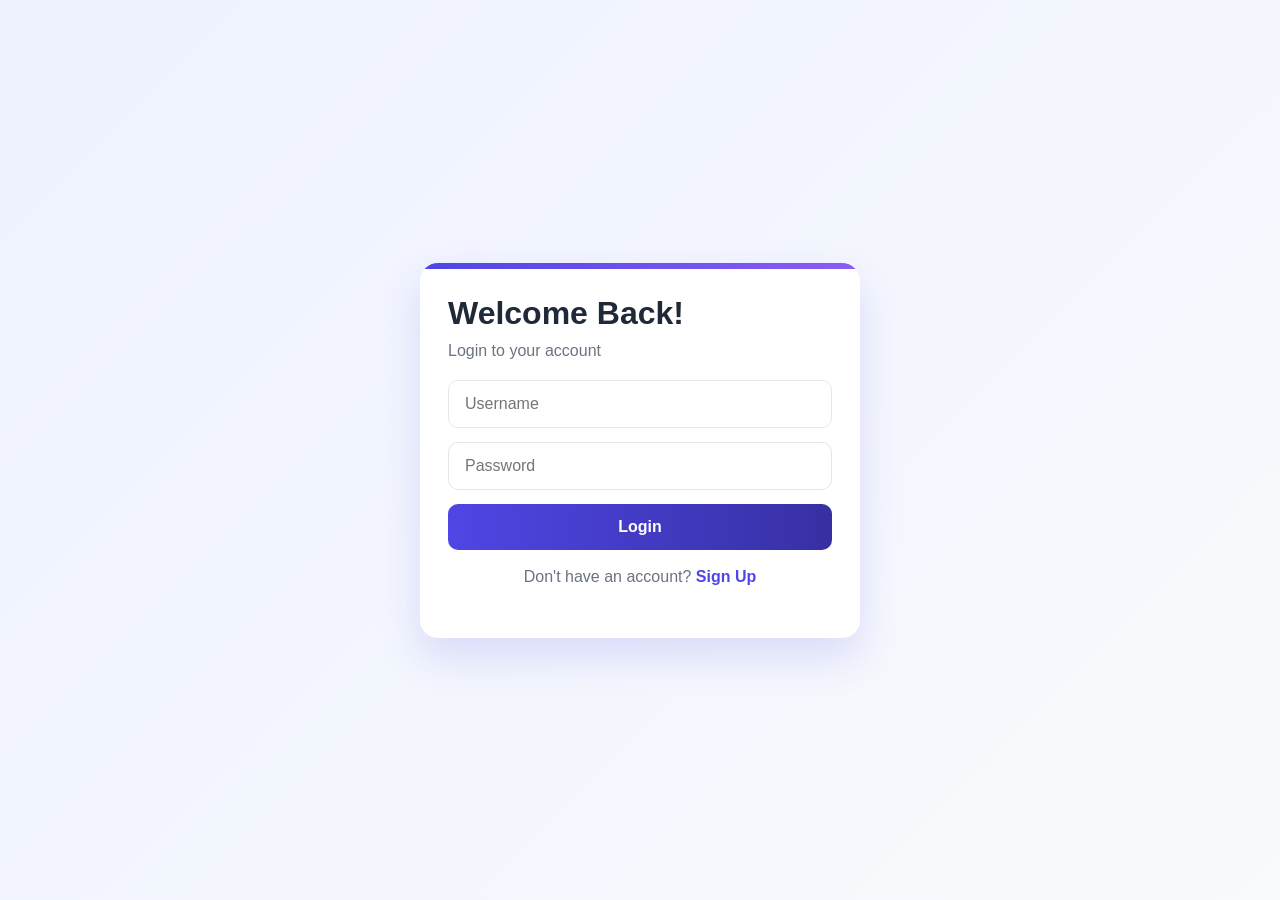
<file: Application/index.html>
<!DOCTYPE html>
<html lang="en">
<head>
    <meta charset="UTF-8">
    <meta name="viewport" content="width=device-width, initial-scale=1.0">
    <title>Login & Sign Up</title>
    <link rel="stylesheet" href="style.css">
</head>
<body>
    <div class="container">
        <div id="loginForm" class="form-panel active">
            <h1>Welcome Back!</h1>
            <p>Login to your account</p>

            <input type="text" id="loginUsername" placeholder="Username">
            <input type="password" id="loginPassword" placeholder="Password">

            <button type="button" onclick="login()">Login</button>

            <p class="switch">
                Don't have an account?
                <span onclick="showSignup()">Sign Up</span>
            </p>
        </div>

        <div id="signupForm" class="form-panel">
            <h1>Create Account</h1>
            <p>Sign up to get started</p>

            <input type="text" id="name" placeholder="Full Name">
            <input type="text" id="signupUsername" placeholder="Username">
            <input type="email" id="email" placeholder="Email">
            <input type="password" id="signupPassword" placeholder="Password">

            <button type="button" onclick="signup()">Sign Up</button>

            <p class="switch">
                Already have an account?
                <span onclick="showLogin()">Login</span>
            </p>
        </div>
    </div>

    <script src="script.js"></script>
</body>
</html>
</file>
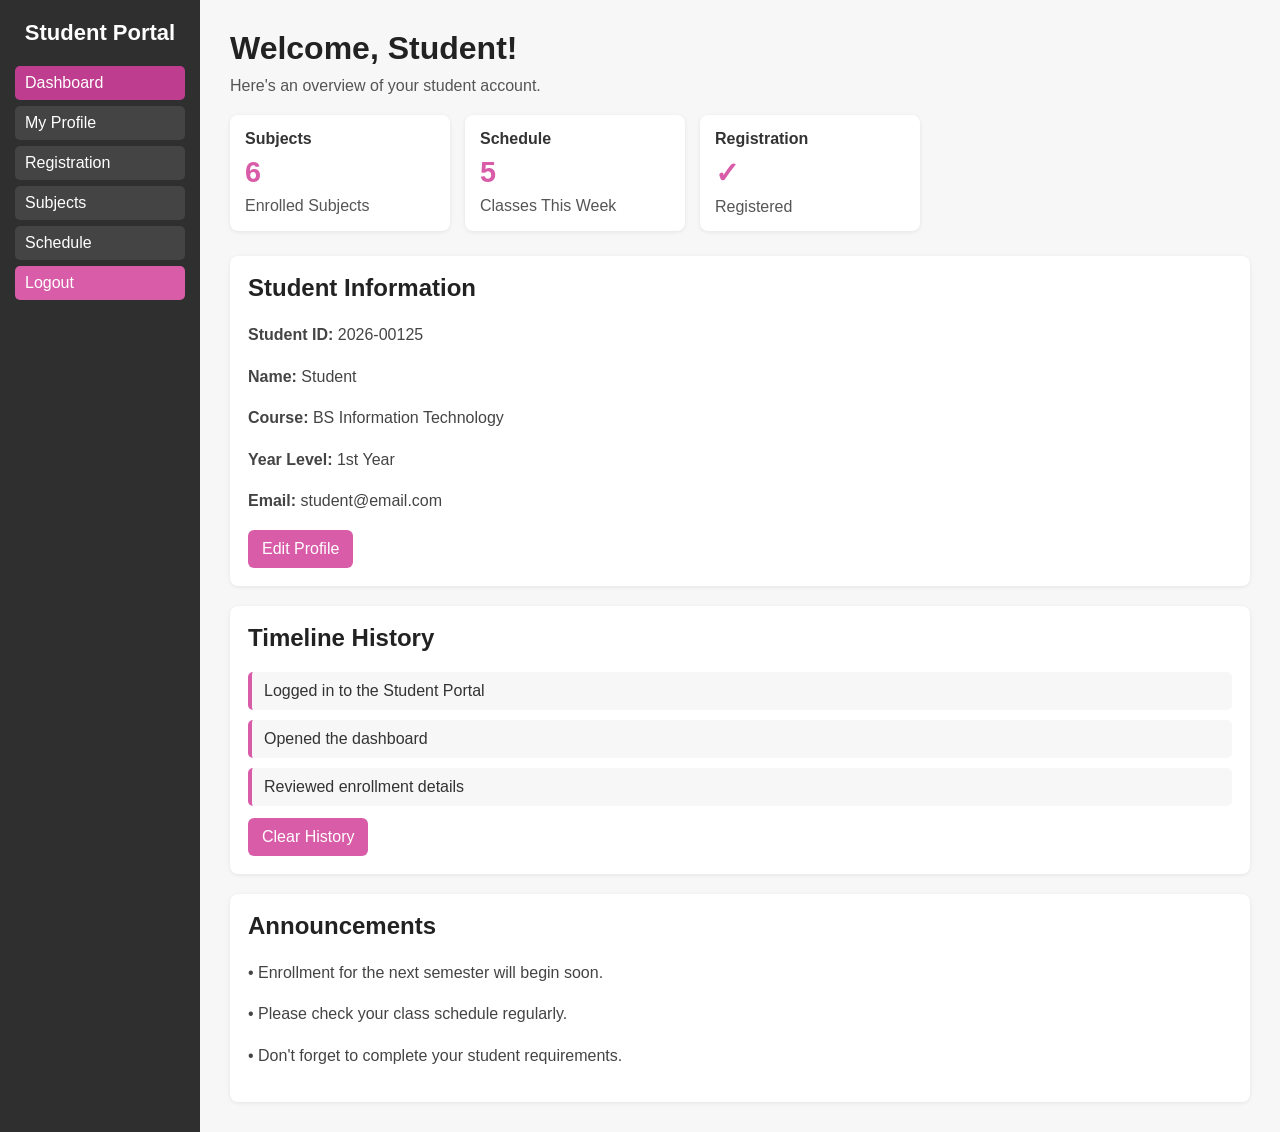
<file: Application/pages/dashboard.html>
<!DOCTYPE html>
<html>
<head>
    <title>Student Dashboard</title>
    <link rel="stylesheet" href="../styles/dashboard.css">
</head>

<body>

    <div class="sidebar">
        <h2>Student Portal</h2>

        <a href="dashboard.html" class="active">Dashboard</a>
        <a href="profile.html">My Profile</a>
        <a href="student-registration-form.html">Registration</a>
        <a href="subjects.html">Subjects</a>
        <a href="schedule.html">Schedule</a>

        <a href="login.html" class="logout" onclick="logout()">Logout</a>
    </div>

    <div class="main">

        <h1 id="dashboardGreeting">Welcome, Student!</h1>
        <p>Here's an overview of your student account.</p>

        <div class="cards">

            <a class="card" href="subjects.html">
                <h3>Subjects</h3>
                <h2>6</h2>
                <p>Enrolled Subjects</p>
            </a>

            <a class="card" href="schedule.html">
                <h3>Schedule</h3>
                <h2>5</h2>
                <p>Classes This Week</p>
            </a>

            <a class="card" href="student-registration-form.html">
                <h3>Registration</h3>
                <h2>✓</h2>
                <p>Registered</p>
            </a>

        </div>

        <div class="profile">

            <h2>Student Information</h2>

            <p><b>Student ID:</b> 2026-00125</p>
            <p><b>Name:</b> <span id="studentName">Student</span></p>
            <p><b>Course:</b> BS Information Technology</p>
            <p><b>Year Level:</b> 1st Year</p>
            <p><b>Email:</b> student@email.com</p>

            <a class="button" href="profile.html">Edit Profile</a>

        </div>

        <div class="timeline-history">
            <h2>Timeline History</h2>
            <div id="timelineList" class="timeline-list"></div>
            <button type="button" onclick="clearTimelineHistory()">Clear History</button>
        </div>

        <div class="announcements">

            <h2>Announcements</h2>

            <p>• Enrollment for the next semester will begin soon.</p>
            <p>• Please check your class schedule regularly.</p>
            <p>• Don't forget to complete your student requirements.</p>

        </div>

    </div>

    <script>
        const TIMELINE_HISTORY_KEY = "timelineHistory";

        function getTimelineHistory() {
            try {
                return JSON.parse(localStorage.getItem(TIMELINE_HISTORY_KEY) || "[]");
            } catch {
                return [];
            }
        }

        function renderTimelineHistory() {
            const timelineList = document.getElementById("timelineList");
            if (!timelineList) return;

            const history = getTimelineHistory();

            if (!history.length) {
                timelineList.innerHTML = "<p class='empty-history'>No recent timeline activity.</p>";
                return;
            }

            timelineList.innerHTML = history
                .map(item => `<div class="timeline-item">${item}</div>`)
                .join("");
        }

        function clearTimelineHistory() {
            localStorage.removeItem(TIMELINE_HISTORY_KEY);
            localStorage.removeItem("studentUser");
            localStorage.removeItem("studentProfile");
            renderTimelineHistory();
        }

        function logout() {
            localStorage.removeItem("studentUser");
            localStorage.removeItem("studentProfile");
            localStorage.removeItem(TIMELINE_HISTORY_KEY);
        }

        window.addEventListener("DOMContentLoaded", () => {
            const greeting = document.getElementById("dashboardGreeting");
            try {
                const user = JSON.parse(localStorage.getItem("studentUser") || "null");
                const profile = JSON.parse(localStorage.getItem("studentProfile") || "null");
                const name = profile?.name || user?.name || user?.username || "Student";
                greeting.textContent = `Welcome, ${name}!`;
                document.getElementById("studentName").textContent = name;
            } catch {
                greeting.textContent = "Welcome, Student!";
                document.getElementById("studentName").textContent = "Student";
            }

            const savedHistory = getTimelineHistory();
            if (!savedHistory.length) {
                localStorage.setItem(TIMELINE_HISTORY_KEY, JSON.stringify([
                    "Logged in to the Student Portal",
                    "Opened the dashboard",
                    "Reviewed enrollment details"
                ]));
            }
            renderTimelineHistory();
        });
    </script>

</body>
</html>
</file>
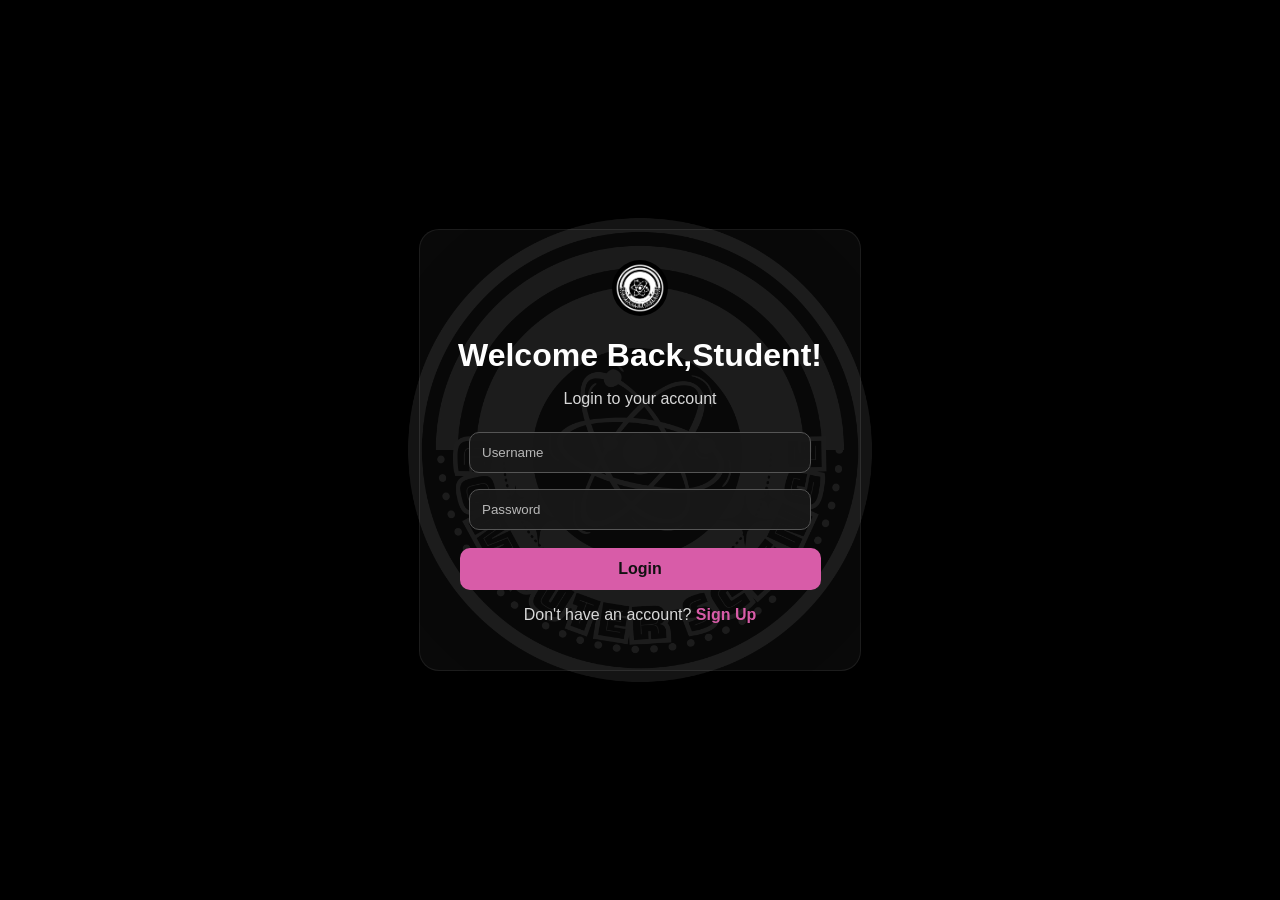
<file: Application/pages/login.html>
<!DOCTYPE html>
<html lang="en">
<head>
    <meta charset="UTF-8">
    <meta name="viewport" content="width=device-width, initial-scale=1.0">
    <title>Login & Sign Up</title>
    <link rel="stylesheet" href="../styles/login.css">
</head>
<body>
    <div class="container">
        <div class="brand" aria-label="School logo">
            <img src="../assets/logo/school-logo.jpeg" alt="School logo">
        </div>

        <div id="loginForm" class="form-panel active">
            <h1>Welcome Back,Student!</h1>
            <p>Login to your account</p>

            <input type="text" id="loginUsername" placeholder="Username">
            <input type="password" id="loginPassword" placeholder="Password">

            <button type="button" onclick="login()">Login</button>

            <p class="switch">
                Don't have an account?
                <span id="showSignupLink" onclick="showSignup()">Sign Up</span>
            </p>
        </div>

        <div id="signupForm" class="form-panel">
            <h1>Create Account</h1>
            <p>Sign up to get started</p>

            <input type="text" id="name" placeholder="Full Name">
            <input type="text" id="signupUsername" placeholder="Username">
            <input type="email" id="email" placeholder="Email">
            <input type="password" id="signupPassword" placeholder="Password">

            <button type="button" onclick="signup()">Sign Up</button>

            <p class="switch">
                Already have an account?
                <span id="showLoginLink" onclick="showLogin()">Login</span>
            </p>
        </div>
    </div>

    <script src="login.js"></script>
</body>
</html>
</file>
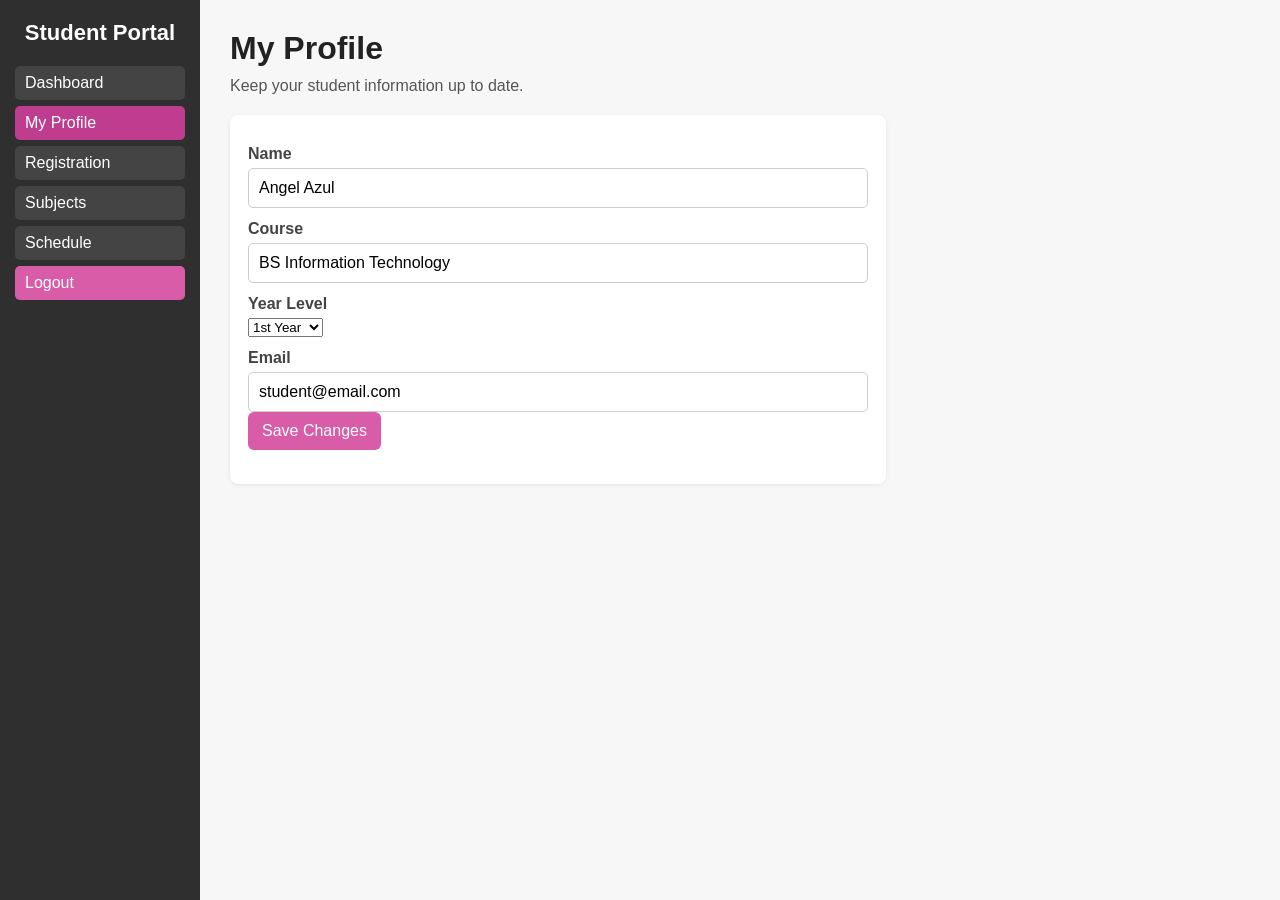
<file: Application/pages/profile.html>
<!DOCTYPE html>
<html lang="en">
<head>
    <meta charset="UTF-8">
    <meta name="viewport" content="width=device-width, initial-scale=1.0">
    <title>My Profile</title>
    <link rel="stylesheet" href="../styles/dashboard.css">
    <script src="student-data.js"></script>
</head>
<body>
    <div class="sidebar">
        <h2>Student Portal</h2>
        <a href="dashboard.html">Dashboard</a>
        <a href="profile.html" class="active">My Profile</a>
        <a href="student-registration-form.html">Registration</a>
        <a href="subjects.html">Subjects</a>
        <a href="schedule.html">Schedule</a>
        <a href="login.html" class="logout" onclick="logout()">Logout</a>
    </div>
    <main class="main">
        <h1>My Profile</h1>
        <p>Keep your student information up to date.</p>
        <form class="profile profile-form" id="profile-form">
            <label for="profile-name">Name</label>
            <input id="profile-name" type="text" required>
            <label for="profile-course">Course</label>
            <input id="profile-course" type="text" required>
            <label for="profile-year">Year Level</label>
            <select id="profile-year" required>
                <option value="1st Year">1st Year</option>
                <option value="2nd Year">2nd Year</option>
                <option value="3rd Year">3rd Year</option>
                <option value="4th Year">4th Year</option>
            </select>
            <label for="profile-email">Email</label>
            <input id="profile-email" type="email" required>
            <button type="submit">Save Changes</button>
            <p id="profile-status" class="status" role="status"></p>
        </form>
    </main>
    <script>
        const profileForm = document.getElementById("profile-form");
        const profile = getStudentProfile();

        document.getElementById("profile-name").value = profile.name;
        document.getElementById("profile-course").value = profile.course;
        document.getElementById("profile-year").value = profile.year;
        document.getElementById("profile-email").value = profile.email;

        profileForm.addEventListener("submit", function (event) {
            event.preventDefault();
            localStorage.setItem("studentProfile", JSON.stringify({
                name: document.getElementById("profile-name").value.trim(),
                course: document.getElementById("profile-course").value.trim(),
                year: document.getElementById("profile-year").value.trim(),
                email: document.getElementById("profile-email").value.trim()
            }));
            document.getElementById("profile-status").textContent = "Profile saved successfully.";
        });

        function logout() {
            localStorage.removeItem("studentUser");
        }
    </script>
</body>
</html>
</file>
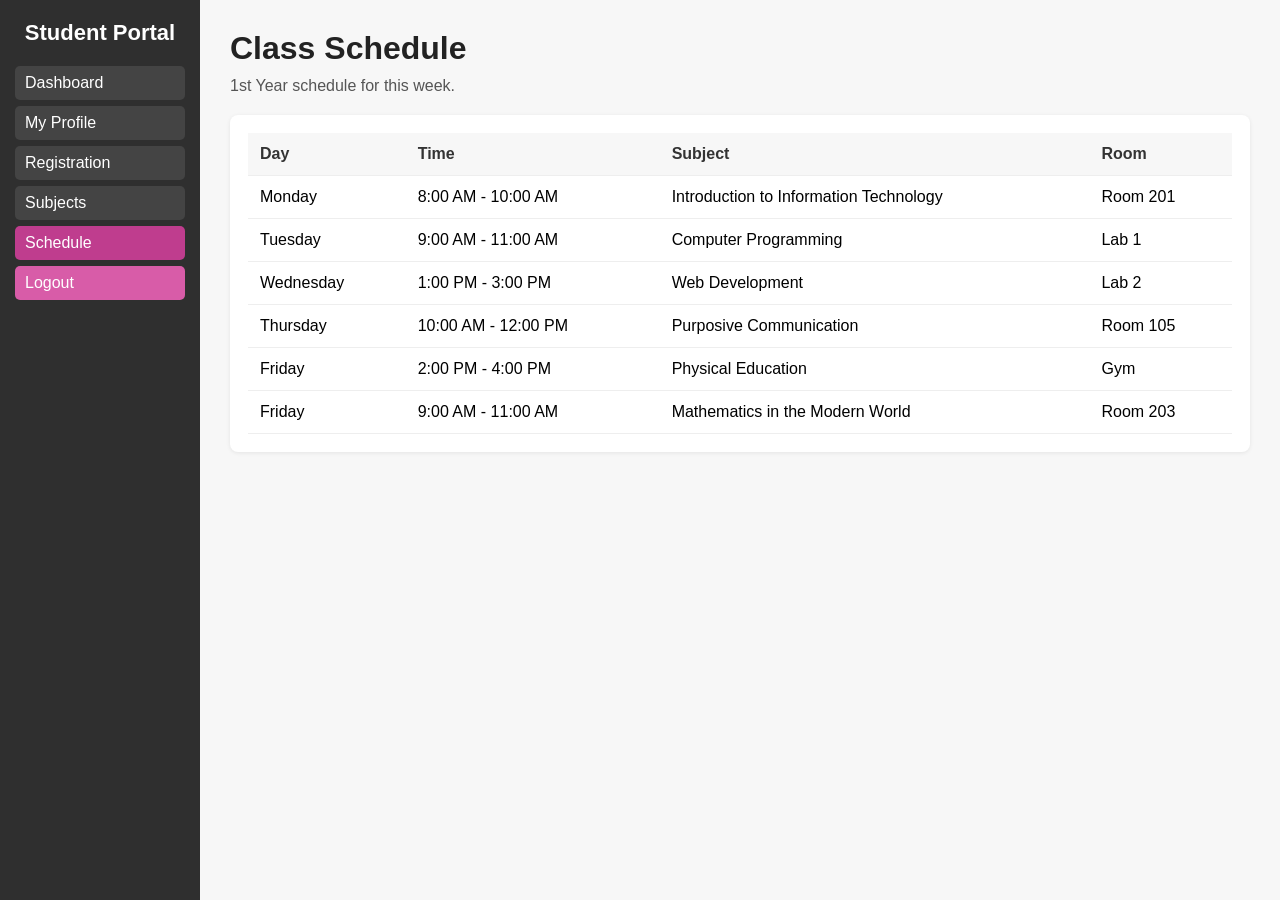
<file: Application/pages/schedule.html>
<!DOCTYPE html>
<html lang="en">
<head>
    <meta charset="UTF-8">
    <meta name="viewport" content="width=device-width, initial-scale=1.0">
    <title>Class Schedule</title>
    <link rel="stylesheet" href="../styles/dashboard.css">
    <script src="student-data.js"></script>
</head>
<body>
    <div class="sidebar">
        <h2>Student Portal</h2>
        <a href="dashboard.html">Dashboard</a>
        <a href="profile.html">My Profile</a>
        <a href="student-registration-form.html">Registration</a>
        <a href="subjects.html">Subjects</a>
        <a href="schedule.html" class="active">Schedule</a>
        <a href="login.html" class="logout" onclick="logout()">Logout</a>
    </div>
    <main class="main">
        <h1>Class Schedule</h1>
        <p id="year-label">Your classes for this week.</p>
        <section class="table-panel">
            <table>
                <thead><tr><th>Day</th><th>Time</th><th>Subject</th><th>Room</th></tr></thead>
                <tbody id="schedule-list"></tbody>
            </table>
        </section>
    </main>
    <script>
        const scheduleProfile = getStudentProfile();
        const scheduleList = document.getElementById("schedule-list");
        document.getElementById("year-label").textContent = `${scheduleProfile.year} schedule for this week.`;

        getCurrentSubjects().forEach((subject) => {
            const row = document.createElement("tr");
            [subject.day, subject.time, subject.name, subject.room].forEach((value) => {
                const cell = document.createElement("td");
                cell.textContent = value;
                row.appendChild(cell);
            });
            scheduleList.appendChild(row);
        });

        function logout() { localStorage.removeItem("studentUser"); }
    </script>
</body>
</html>
</file>
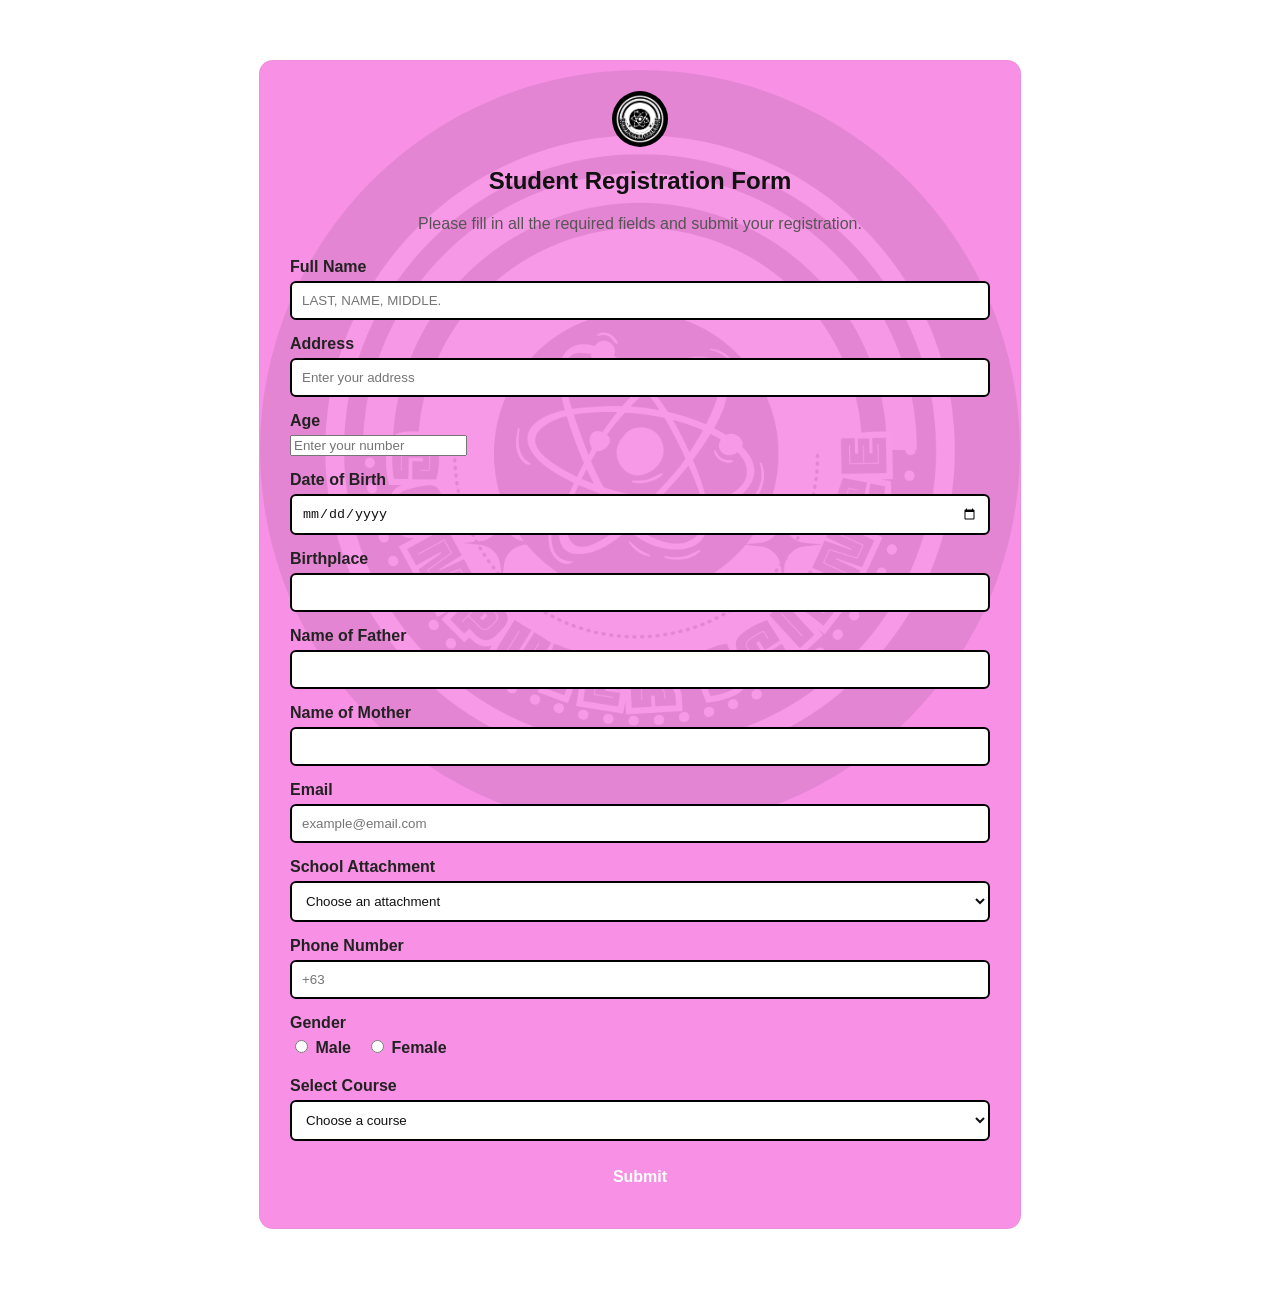
<file: Application/pages/student-registration-form.html>
<!DOCTYPE html>
<html lang="en">
<head>
    <meta charset="UTF-8">
    <meta name="viewport" content="width=device-width, initial-scale=1.0">
    <title>Student Registration Form</title>
    <link rel="stylesheet" href="../styles/registration.css">
</head>
<body>

<div class="form-container">
    <div class="brand" aria-label="School logo">
        <img src="../assets/logo/school-logo.jpeg" alt="School logo">
    </div>
    <h2>Student Registration Form</h2>
    <p class="form-help">Please fill in all the required fields and submit your registration.</p>
    <form id="registration-form">
        
        <div class="form-group">
            <label id="name-label" for="full-name">Full Name</label>
            <input type="text" id="full-name" name="fullName" placeholder="LAST, NAME, MIDDLE." required>
        </div>

        <div class="form-group">
            <label for="address">Address</label>
            <input type="text" id="address" name="address" placeholder="Enter your address" required>
        </div>

        <div class="form-group">
            <label for="age">Age</label>
            <input type="number" id="age" name="age" placeholder="Enter your number" required>
        </div>

        <div class="form-group">
            <label for="dob">Date of Birth</label>
            <input type="date" id="dob" name="dateOfBirth" required>
        </div>

        <div class="form-group">
            <label for="Birthplace">Birthplace</label>
            <input type="text" id="Birthplace" name="birthplace" placeholder="" required>
        </div>

        <div class="form-group">
            <label for="father">Name of Father</label>
            <input type="text" id="father" name="fatherName" required>
        </div>

        <div class="form-group">
            <label for="mother">Name of Mother</label>
            <input type="text" id="mother" name="motherName" required>
        </div>

        <div class="form-group">
            <label for="email">Email</label>
            <input type="email" id="email" name="email" placeholder="example@email.com" required>
        </div>

        <div class="form-group">
            <label for="school">School Attachment</label>
            <select id="school" name="schoolAttachment" required>
                <option value="" disabled selected>Choose an attachment</option>
                <option value="school-id">school ID</option>
                <option value="id-report-card">ID,report card / Form</option>
                <option value="moral-certificate">Good Moral Certificate</option>
                <option value="certificate">Certificate,PSA Birth Certificate</option>
            </select>
        </div>
        <div class="form-group">
            <label for="phone">Phone Number</label>
            <input type="tel" id="phone" name="phone" placeholder="+63" required>
        </div>

        <div class="form-group">
            <label>Gender</label>
            <div class="radio-group">
                <label><input type="radio" name="gender" value="male" required> Male</label>
                <label><input type="radio" name="gender" value="female"> Female</label>
            </div>
        </div>

        <div class="form-group">
            <label for="course">Select Course</label>
            <select id="course" name="course" required>
                <option value="" disabled selected>Choose a course</option>
                <option value="bscs">BS in COMPUTER SCIENCE</option>
                <option value="bsba">BS in BUSINESS ADMINISTRATION</option>
                <option value="bsa">BS in ACCOUNTANCY</option>
                <option value="bsc">BS in CRIMINOLOGY</option>
                <option value="bse">BS in EDUCATION</option>
            </select>
        </div>

        <button type="submit" class="btn-submit">Submit</button>
    </form>
    <p id="success-message" class="success-message" hidden>Registration submitted successfully!</p>
    <pre id="json-output" class="json-output" hidden></pre>
</div>

<script>
    const form = document.getElementById("registration-form");
    const jsonOutput = document.getElementById("json-output");
    const successMessage = document.getElementById("success-message");

    form.addEventListener("submit", function (event) {
        event.preventDefault();

        const registration = {
            fullName: document.getElementById("full-name").value,
            address: document.getElementById("address").value,
            age: Number(document.getElementById("age").value),
            dateOfBirth: document.getElementById("dob").value,
            birthplace: document.getElementById("Birthplace").value,
            fatherName: document.getElementById("father").value,
            motherName: document.getElementById("mother").value,
            email: document.getElementById("email").value,
            schoolAttachment: document.getElementById("school").value,
            phone: document.getElementById("phone").value,
            gender: document.querySelector('input[name="gender"]:checked').value,
            course: document.getElementById("course").value
        };

        const jsonText = JSON.stringify(registration, null, 2);
        jsonOutput.textContent = jsonText;
        jsonOutput.hidden = false;
        successMessage.hidden = false;

        const file = new Blob([jsonText], {
            type: "application/json"
        });
        const downloadLink = document.createElement("a");
        downloadLink.href = URL.createObjectURL(file);
        downloadLink.download = "student-registration.json";
        downloadLink.click();
        URL.revokeObjectURL(downloadLink.href);

        setTimeout(() => {
            window.location.href = "dashboard.html";
        }, 500);
    });
</script>

</body>
</html>
</file>
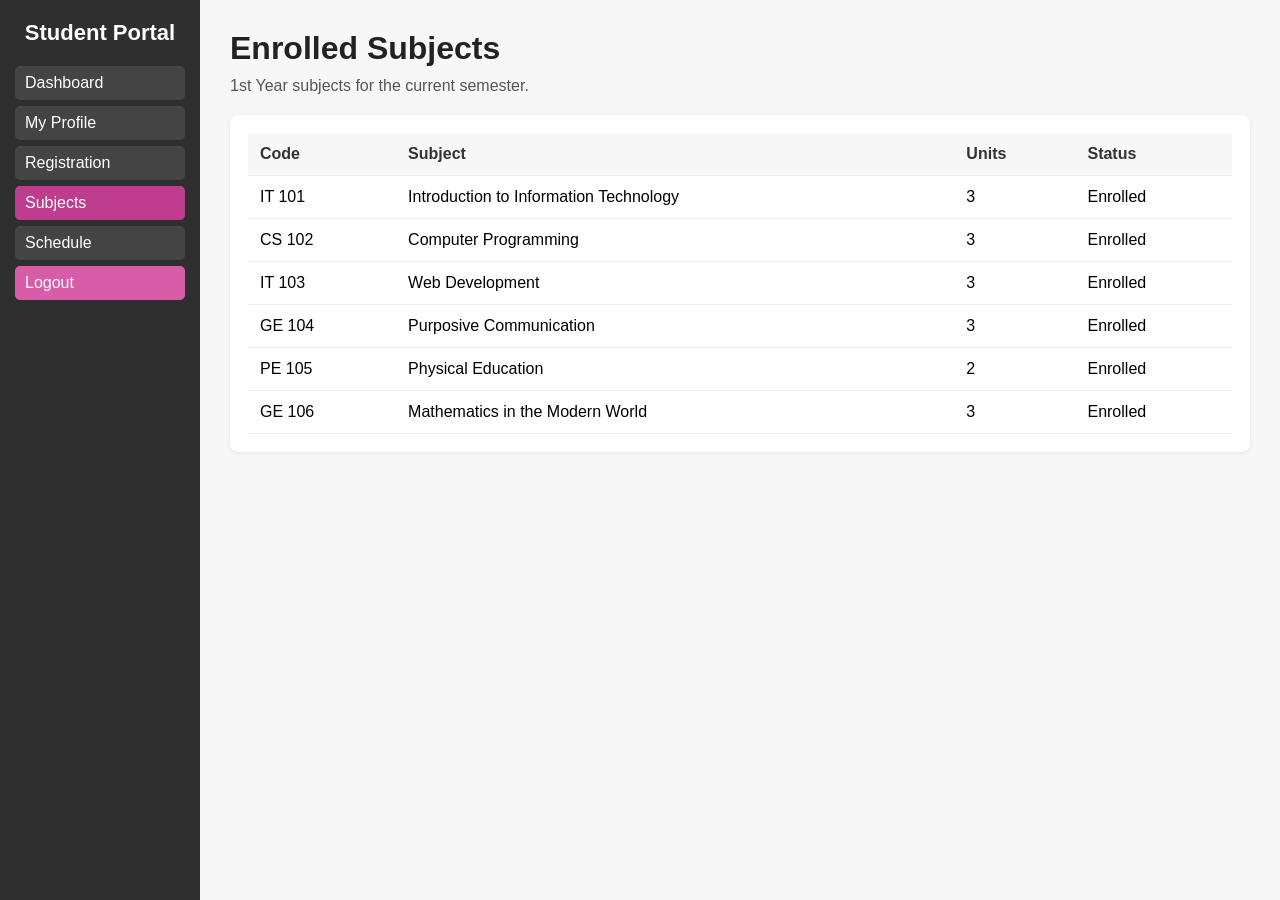
<file: Application/pages/subjects.html>
<!DOCTYPE html>
<html lang="en">
<head>
    <meta charset="UTF-8">
    <meta name="viewport" content="width=device-width, initial-scale=1.0">
    <title>Subjects</title>
    <link rel="stylesheet" href="../styles/dashboard.css">
    <script src="student-data.js"></script>
</head>
<body>
    <div class="sidebar">
        <h2>Student Portal</h2>
        <a href="dashboard.html">Dashboard</a>
        <a href="profile.html">My Profile</a>
        <a href="student-registration-form.html">Registration</a>
        <a href="subjects.html" class="active">Subjects</a>
        <a href="schedule.html">Schedule</a>
        <a href="login.html" class="logout" onclick="logout()">Logout</a>
    </div>
    <main class="main">
        <h1>Enrolled Subjects</h1>
        <p id="year-label">Your subjects for the current year.</p>
        <section class="table-panel">
            <table>
                <thead><tr><th>Code</th><th>Subject</th><th>Units</th><th>Status</th></tr></thead>
                <tbody id="subjects-list"></tbody>
            </table>
        </section>
    </main>
    <script>
        const studentProfile = getStudentProfile();
        const subjectsList = document.getElementById("subjects-list");
        document.getElementById("year-label").textContent = `${studentProfile.year} subjects for the current semester.`;

        getCurrentSubjects().forEach((subject) => {
            const row = document.createElement("tr");
            [subject.code, subject.name, subject.units, "Enrolled"].forEach((value) => {
                const cell = document.createElement("td");
                cell.textContent = value;
                row.appendChild(cell);
            });
            subjectsList.appendChild(row);
        });

        function logout() { localStorage.removeItem("studentUser"); }
    </script>
</body>
</html>
</file>
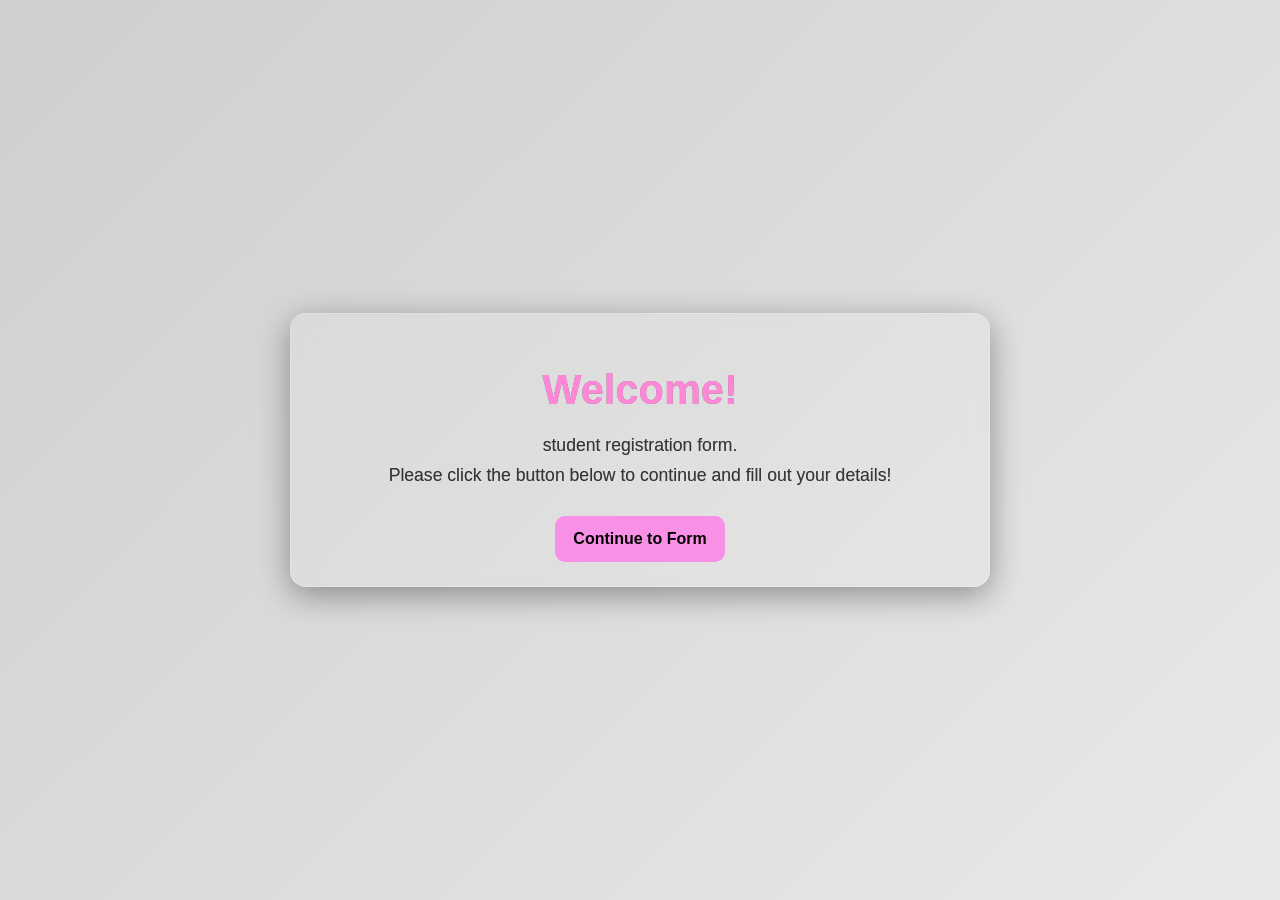
<file: Application/pages/welcome.html>
<!DOCTYPE html>
<html lang="en">
<head>
    <meta charset="UTF-8">
    <meta name="viewport" content="width=device-width, initial-scale=1.0">
    <title>Welcome</title>
    <link rel="stylesheet" href="../styles/welcome.css">
</head>
<body class="login-page">
    <div class="welcome-box">
        <h1>Welcome!</h1>
        <p>
            student registration form.<br>
            Please click the button below to continue and fill out your details!
        </p>
        <button class="continue-btn" onclick="window.location.href='student-registration-form.html'">Continue to Form</button>
    </div>
</body>
</html>
</file>
<file: Application/style.css>
:root {
    --bg: #f5f7ff;
    --card: #ffffff;
    --primary: #4f46e5;
    --primary-dark: #3730a3;
    --text: #1f2937;
    --muted: #6b7280;
    --border: #e5e7eb;
    --shadow: rgba(79, 70, 229, 0.15);
}

* {
    box-sizing: border-box;
}

body {
    margin: 0;
    min-height: 100vh;
    display: grid;
    place-items: center;
    font-family: Arial, Helvetica, sans-serif;
    background: linear-gradient(135deg, #eef2ff, #f8fafc);
    color: var(--text);
}

.container {
    width: min(440px, 90vw);
    background: var(--card);
    border-radius: 18px;
    box-shadow: 0 20px 40px var(--shadow);
    padding: 32px 28px;
    position: relative;
    overflow: hidden;
}

.container::before {
    content: "";
    position: absolute;
    inset: 0 0 auto 0;
    height: 6px;
    background: linear-gradient(90deg, var(--primary), #8b5cf6);
}

.form-panel {
    display: none;
}

.form-panel.active {
    display: block;
}

h1 {
    margin: 0 0 10px;
    font-size: 2rem;
    color: var(--text);
}

p {
    margin: 0 0 20px;
    color: var(--muted);
}

input {
    width: 100%;
    padding: 14px 16px;
    margin-bottom: 14px;
    border: 1px solid var(--border);
    border-radius: 10px;
    font-size: 1rem;
    transition: border-color 0.2s ease, box-shadow 0.2s ease;
}

input:focus {
    outline: none;
    border-color: var(--primary);
    box-shadow: 0 0 0 3px rgba(79, 70, 229, 0.12);
}

button {
    width: 100%;
    border: none;
    border-radius: 10px;
    padding: 14px 18px;
    font-size: 1rem;
    font-weight: 700;
    color: white;
    background: linear-gradient(90deg, var(--primary), var(--primary-dark));
    cursor: pointer;
    transition: transform 0.2s ease, box-shadow 0.2s ease;
}

button:hover {
    transform: translateY(-1px);
    box-shadow: 0 10px 20px rgba(79, 70, 229, 0.2);
}

.switch {
    margin-top: 18px;
    text-align: center;
    color: var(--muted);
}

.switch span {
    color: var(--primary);
    cursor: pointer;
    font-weight: 700;
}

.switch span:hover {
    text-decoration: underline;
}
</file>
<file: Application/styles/dashboard.css>
body {
    margin: 0;
    font-family: Arial, sans-serif;
    background: #f7f7f7;
    display: flex;
}

.sidebar {
    width: 200px;
    background: #2f2f2f;
    color: white;
    min-height: 100vh;
    padding: 20px 15px;
    box-sizing: border-box;
}

.sidebar h2 {
    margin: 0 0 20px;
    font-size: 22px;
    text-align: center;
}

.sidebar a {
    display: block;
    color: white;
    text-decoration: none;
    padding: 8px 10px;
    margin: 6px 0;
    background: #444;
    border-radius: 5px;
}

.sidebar a.active,
.sidebar a:hover {
    background: #bf3d8e;
}

.logout {
    margin-top: 20px;
    background: #d85ca8 !important;
}

.main {
    flex: 1;
    padding: 30px;
}

.main h1 {
    margin: 0 0 10px;
    color: #222;
    font-size: 2rem;
}

.main > p {
    color: #555;
    margin: 0 0 20px;
}

.cards {
    display: flex;
    gap: 15px;
    flex-wrap: wrap;
    margin-bottom: 25px;
}

.card {
    background: white;
    width: 190px;
    padding: 15px;
    border-radius: 8px;
    box-shadow: 0 1px 4px rgba(0,0,0,0.08);
    color: inherit;
    text-decoration: none;
}

.card h3 {
    margin: 0 0 8px;
    color: #333;
    font-size: 1rem;
}

.card h2 {
    margin: 0;
    color: #d85ca8;
    font-size: 1.8rem;
}

.card p {
    margin: 8px 0 0;
    color: #555;
}

.profile,
.announcements,
.timeline-history {
    background: white;
    padding: 18px;
    border-radius: 8px;
    margin-top: 20px;
    box-shadow: 0 1px 4px rgba(0,0,0,0.08);
}

.profile h2,
.announcements h2,
.timeline-history h2 {
    margin-top: 0;
    color: #222;
}

.profile p,
.announcements p,
.timeline-history p {
    color: #444;
    line-height: 1.6;
}

.timeline-list {
    display: flex;
    flex-direction: column;
    gap: 10px;
    margin-bottom: 12px;
}

.timeline-item {
    background: #f7f7f7;
    border-left: 4px solid #d85ca8;
    padding: 10px 12px;
    border-radius: 5px;
    color: #333;
}

.empty-history {
    margin: 0;
    color: #666;
}

.button,
button {
    display: inline-block;
    background: #d85ca8;
    color: white;
    border: none;
    padding: 10px 14px;
    border-radius: 6px;
    cursor: pointer;
    text-decoration: none;
    font: inherit;
}

.button:hover,
button:hover {
    background: #bf3d8e;
}

.profile-form {
    max-width: 620px;
}

.profile-form label {
    display: block;
    margin: 12px 0 5px;
    color: #444;
    font-weight: bold;
}

.profile-form input {
    width: 100%;
    box-sizing: border-box;
    padding: 10px;
    border: 1px solid #ccc;
    border-radius: 5px;
    font: inherit;
}

.status {
    color: #176b35;
    font-weight: bold;
}

.table-panel {
    background: white;
    padding: 18px;
    border-radius: 8px;
    margin-top: 20px;
    box-shadow: 0 1px 4px rgba(0,0,0,0.08);
    overflow-x: auto;
}

table {
    width: 100%;
    border-collapse: collapse;
    min-width: 620px;
}

th,
td {
    padding: 12px;
    border-bottom: 1px solid #eee;
    text-align: left;
}

th {
    color: #333;
    background: #f7f7f7;
}
</file>
<file: Application/styles/login.css>
body {
    font-family: Arial, sans-serif;
    background: #000000;
    background-attachment: fixed;
    display: flex;
    justify-content: center;
    align-items: center;
    min-height: 100vh;
    margin: 0;
    padding: 20px;
    box-sizing: border-box;
}

.brand {
    position: relative;
    z-index: 1;
    display: flex;
    justify-content: center;
    margin-bottom: 12px;
}

.brand img {
    width: 56px;
    height: 56px;
    object-fit: contain;
    border-radius: 50%;
    background: transparent;
    padding: 0;
    box-shadow: none;
    border: none;
    display: block;
}

.container {
    position: relative;
    z-index: 1;
    width: 380px;
    padding: 30px;
    border-radius: 20px;
    text-align: center;
    background: rgba(12, 12, 12, 0.82);
    border: 1px solid rgba(255, 255, 255, 0.08);
    box-shadow: 0 12px 30px rgba(0,0,0,0.45);
    overflow: hidden;
}

.container::before {
    content: "";
    position: fixed;
    left: 50%;
    top: 50%;
    width: min(65vw, 560px);
    height: min(65vw, 560px);
    transform: translate(-50%, -50%);
    background-image: url("../assets/logo/school-logo.jpeg");
    background-repeat: no-repeat;
    background-position: center;
    background-size: contain;
    border-radius: 50%;
    opacity: 0.08;
    z-index: 0;
    pointer-events: none;
}

.container > * {
    position: relative;
    z-index: 1;
}

h1 {
    margin-bottom: 5px;
    color: #ffffff;
}

p {
    color: #d8d8d8;
}

input {
    width: 90%;
    padding: 12px;
    margin: 8px;
    border: 1px solid #555;
    border-radius: 10px;
    background: rgba(25, 25, 25, 0.95);
    color: #fff;
    box-sizing: border-box;
}

input::placeholder {
    color: #b7b7b7;
}

button {
    width: 95%;
    padding: 12px;
    margin-top: 10px;
    border: none;
    border-radius: 10px;
    background: #d85ca8;
    color: #111;
    font-size: 16px;
    cursor: pointer;
    font-weight: bold;
}

button:hover {
    background: #d85ca8;
}

.switch span {
    color: #d85ca8;
    cursor: pointer;
    font-weight: bold;
}

.form-panel {
    display: none;
}

.form-panel.active {
    display: block;
}
</file>
<file: Application/styles/registration.css>
body {
    margin: 0;
    font-family: Arial, sans-serif;
    background: #ffffff;
    background-attachment: fixed;
    background-size: cover;
    padding: 20px;
    min-height: 100vh;
}

.brand {
    position: relative;
    z-index: 1;
    display: flex;
    justify-content: center;
    margin-bottom: 12px;
}

.brand img {
    width: 56px;
    height: 56px;
    object-fit: contain;
    border-radius: 50%;
    background: transparent;
    padding: 0;
    box-shadow: transparent;
    border: none;
    opacity: 1;
    display: block;
}

.form-container {
    position: relative;
    z-index: 1;
    width: 100%;
    max-width: 700px;
    margin: 40px auto;
    background: #f891e5;
    padding: 30px;
    border-radius: 14px;
    box-shadow: 0 0px 0px rgba(146, 139, 139, 0.12);
    border: 1px solid rgba(132, 118, 118, 0.08);
    overflow: hidden;
}

.form-container::before {
    content: "";
    position: fixed;
    left: 50%;
    top: 50%;
    width: min(72vw, 760px);
    height: min(72vw, 760px);
    transform: translate(-50%, -50%);
    background-image: url("../assets/logo/school-logo.jpeg");
    background-repeat: no-repeat;
    background-position: center;
    background-size: contain;
    border-radius: 50%;
    opacity: 0.08;
    z-index: 0;
    pointer-events: none;
}

.form-container > * {
    position: relative;
    z-index: 1;
}

h2 { text-align: center; color: #111111; }
.form-help { text-align: center; color: #555555; margin-bottom: 25px; }
.form-group { margin-bottom: 15px; }
label { display: block; margin-bottom: 5px; font-weight: bold; color: #222222; }
input[type="text"], input[type="email"], input[type="tel"], input[type="date"], select {
    width: 100%;
    padding: 10px;
    border: 2px solid #000000;
    border-radius: 6px;
    box-sizing: border-box;
    background: #ffffff;
    color: #111111;
}
.radio-group { display: flex; gap: 15px; margin-top: 5px; color: #222222; }
.btn-submit {
    width: 100%;
    padding: 12px;
    background-color: #f891e5;
    color: #ffffff;
    border: none;
    border-radius: 6px;
    font-size: 16px;
    cursor: pointer;
    font-weight: bold;
}
.btn-submit:hover { background-color: #f4f3f2; }
.success-message { color: #ffffff; font-weight: bold; text-align: center; margin-top: 20px; }
.json-output { background: rgba(17,17,17,0.9); border: 1px solid #333; color: #fff; padding: 15px; overflow-x: auto; white-space: pre-wrap; }

/* Transparent overlay style for a dedicated overlay page */
.transparent-overlay-page {
    margin: 0;
    padding: 0;
    min-height: 100vh;
    display: flex;
    justify-content: center;
    align-items: center;
    background-color: transparent;
    font-family: 'Arial', sans-serif;
    overflow: hidden;
}

.transparent-overlay-page .overlay-box {
    background: rgb(249, 249, 249);
    color: #ffffff;
    padding: 20px 40px;
    border-radius: 12px;
    border: 2px solid rgb(234, 108, 213);
    box-shadow: 0 8px 32px 0 rgba(0, 0, 0, 0.37);
    backdrop-filter: blur(4px);
    text-align: center;
    animation: float 3s ease-in-out infinite;
}

.transparent-overlay-page .overlay-title {
    font-size: 24px;
    font-weight: bold;
    margin-bottom: 8px;
    color: #00ffcc;
}

.transparent-overlay-page .overlay-subtitle {
    font-size: 16px;
    opacity: 1;
}

@keyframes float {
    0%, 100% { transform: translateY(0px); }
    50% { transform: translateY(-10px); }
}
</file>
<file: Application/styles/welcome.css>
* { box-sizing: border-box; }

body.login-page {
    margin: 0;
    padding: 32px 20px;
    min-height: 100vh;
    display: flex;
    flex-direction: column;
    justify-content: center;
    align-items: center;
    gap: 28px;
    background: linear-gradient(135deg, #cfcfcf, #e9e9e9);
    font-family: Arial, sans-serif;
}

.auth-wrapper {
    width: min(440px, 90vw);
}

.container {
    width: 100%;
    background: #ffffff;
    border-radius: 18px;
    box-shadow: 0 20px 40px rgba(79, 70, 229, 0.15);
    padding: 32px 28px;
    position: relative;
    overflow: hidden;
}

.container::before {
    content: "";
    position: absolute;
    inset: 0 0 auto 0;
    height: 6px;
    background: linear-gradient(90deg, #ff3ec5, #8b5cf6);
}

.form-panel {
    display: none;
}

.form-panel.active {
    display: block;
}

.form-panel h1 {
    margin: 0 0 10px;
    font-size: 2rem;
    color: #e4e4e4;
}

.form-panel p {
    margin: 0 0 20px;
    color: #ecf0f7;
    font-size: 1rem;
    line-height: 1.6;
}

.form-panel input {
    width: 100%;
    padding: 14px 16px;
    margin-bottom: 14px;
    border: 1px solid #e5e7eb;
    border-radius: 10px;
    font-size: 1rem;
    transition: border-color 0.2s ease, box-shadow 0.2s ease;
}

.form-panel input:focus {
    outline: none;
    border-color: #4f46e5;
    box-shadow: 0 0 0 3px rgba(79, 70, 229, 0.12);
}

.form-panel button,
.continue-btn {
    width: 100%;
    border: none;
    border-radius: 10px;
    padding: 14px 18px;
    font-size: 1rem;
    font-weight: 700;
    color: rgb(106, 105, 105);
    background: linear-gradient(90deg, #4f46e5, #3730a3);
    cursor: pointer;
    transition: transform 0.2s ease, box-shadow 0.2s ease;
}

.form-panel button:hover,
.continue-btn:hover {
    transform: translateY(-1px);
    box-shadow: 0 10px 20px rgba(79, 70, 229, 0.2);
}

.switch {
    margin-top: 18px;
    text-align: center;
    color: #6b7280;
}

.switch span {
    color: #4f46e5;
    cursor: pointer;
    font-weight: 700;
}

.switch span:hover {
    text-decoration: underline;
}

.welcome-box {
    max-width: 700px;
    width: 100%;
    background: rgba(255, 255, 255, 0.1);
    backdrop-filter: blur(10px);
    -webkit-backdrop-filter: blur(10px);
    border: 1px solid rgba(255, 255, 255, 0.2);
    border-radius: 16px;
    padding: 24px 36px;
    box-shadow: 0 8px 32px 0 rgba(0, 0, 0, 0.37);
    color: #636262;
    text-shadow: 0 0px 0px rgba(0, 0, 0, 0.5);
    text-align: center;
    animation: float 3s ease-in-out infinite;
}

.welcome-box h1 {
    color: #ff87d7;
    font-size: 2.6rem;
    margin-bottom: 15px;
}

.welcome-box p {
    color: #080808bd;
    font-size: 1.1rem;
    line-height: 1.7;
    margin-bottom: 25px;
    opacity: 0.9;
}

.continue-btn {
    width: auto;
    background: #f891e5;
    color: #000000;
}

.continue-btn:hover {
    background: #f06fc0;
    box-shadow:none;
}

@keyframes float {
    0%, 100% { transform: translateY(0px); }
    50% { transform: translateY(-20px); }
}
</file>
